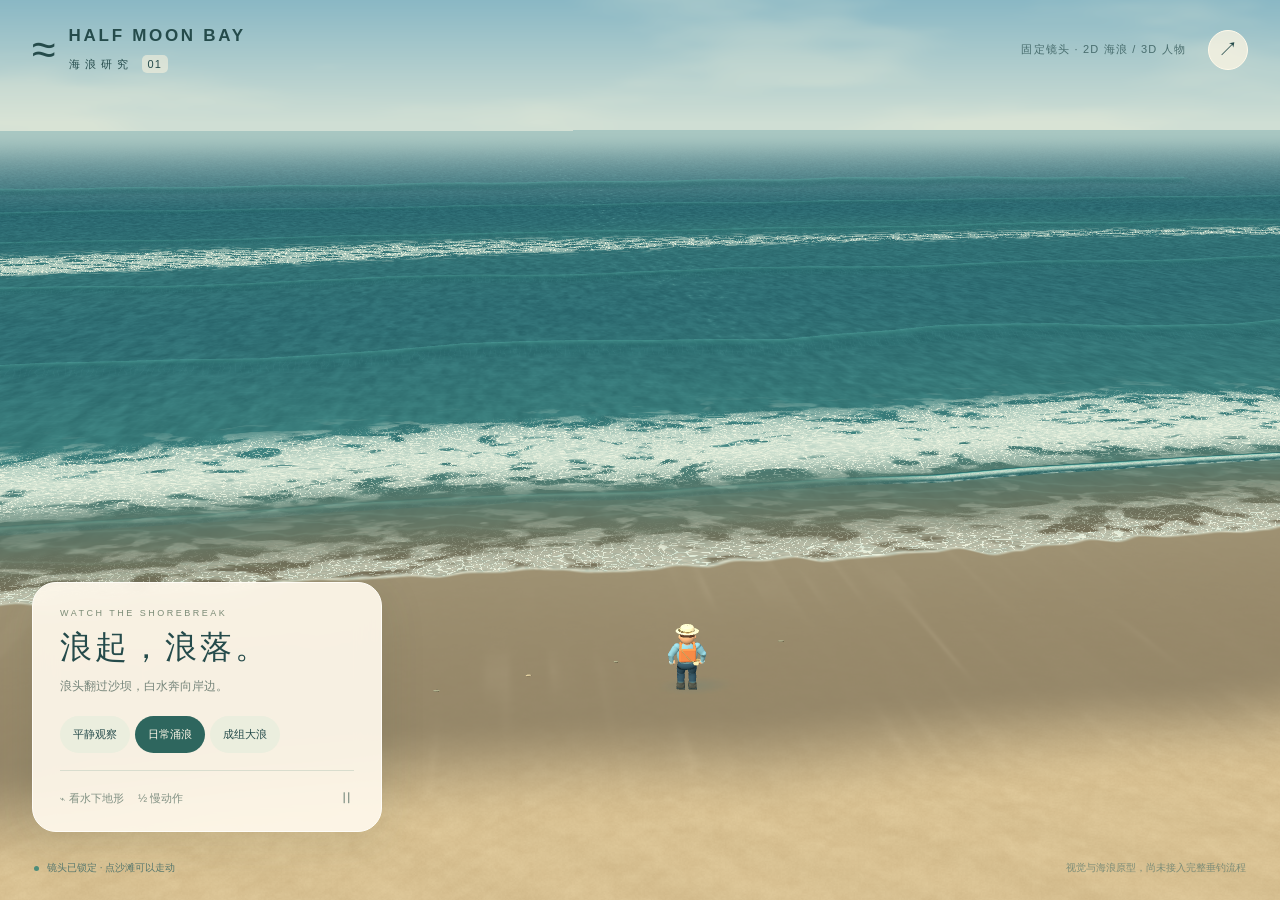
<file: surf-prototype/index.html>
<!doctype html><html lang="zh-CN"><head><meta charset="utf-8"><meta name="viewport" content="width=device-width, initial-scale=1, viewport-fit=cover"><link rel="icon" href="data:image/svg+xml,%3Csvg%20xmlns%3D%22http%3A%2F%2Fwww.w3.org%2F2000%2Fsvg%22%20viewBox%3D%220%200%2032%2032%22%3E%3Crect%20width%3D%2232%22%20height%3D%2232%22%20rx%3D%229%22%20fill%3D%22%23fff4de%22%2F%3E%3Cpath%20d%3D%22M5%2012%20Q10%206%2016%2012%20T27%2012%20M5%2021%20Q10%2015%2016%2021%20T27%2021%22%20fill%3D%22none%22%20stroke%3D%22%23306b62%22%20stroke-width%3D%222.5%22%2F%3E%3C%2Fsvg%3E"><title>Half Moon Bay · 固定镜头海浪原型</title><link rel="stylesheet" href="./style-83cdcd7f2d.css"></head><body>
<main id="stage" aria-label="固定视角海浪原型"></main>
<header><div class="brand"><span class="wave-mark">≈</span><div><b>HALF MOON BAY</b><small>海浪研究 <i>01</i></small></div></div><span class="tag">固定镜头 · 2D 海浪 / 3D 人物</span><button id="clean" class="round" aria-label="隐藏界面">↗</button></header>
<section class="controls"><div class="eyebrow">WATCH THE SHOREBREAK</div><h1>浪起，浪落。</h1><p id="description">浪头翻过沙坝，白水奔向岸边。</p><div class="presets" aria-label="海况"><button data-preset="gentle">平静观察</button><button data-preset="everyday" aria-pressed="true">日常涌浪</button><button data-preset="sets">成组大浪</button></div><div class="tools"><button id="terrain" aria-pressed="false">⌁ 看水下地形</button><button id="slow" aria-pressed="false">½ 慢动作</button><button id="pause" aria-label="暂停">Ⅱ</button></div></section>
<div id="terrain-labels" hidden><span id="bar-label">沙坝 · 浪先破碎</span><span id="trough-label">沟槽 · 浪重新形成</span></div>
<footer><span><i class="status-dot"></i>镜头已锁定 · 点沙滩可以走动</span><small>视觉与海浪原型，尚未接入完整垂钓流程</small></footer><button id="restore" hidden>显示控制</button><div id="loading">海浪正在抵岸…</div>
<script type="module" src="./surf-817443c9b6.js"></script></body></html>
</file>
<file: surf-prototype/style-83cdcd7f2d.css>
*{box-sizing:border-box}html,body{margin:0;width:100%;height:100%;overflow:hidden;font-family:-apple-system,BlinkMacSystemFont,"PingFang SC",sans-serif;color:#254b4b;background:#bed3d3;touch-action:manipulation;user-select:none;-webkit-user-select:none}button{font:inherit;color:inherit;cursor:pointer;border:0;-webkit-tap-highlight-color:transparent}button:focus-visible{outline:3px solid #dca66b;outline-offset:3px}#stage,#stage canvas{position:absolute;inset:0;width:100%;height:100%;touch-action:none}header{position:absolute;inset:26px 32px auto;display:flex;gap:22px;align-items:center;pointer-events:none}.brand{display:flex;align-items:center;gap:13px}.brand b{font-size:17px;font-weight:650;letter-spacing:2.7px}.brand small{display:flex;font-size:11px;letter-spacing:5px;margin-top:9px;align-items:center;gap:9px}.brand i{font-style:normal;letter-spacing:1px;background:#fff5df88;padding:3px 6px;border-radius:5px}.wave-mark{font-size:43px;font-weight:200;line-height:1}.tag{margin-left:auto;font-size:11px;letter-spacing:1.2px;opacity:.72}.round{pointer-events:auto;width:40px;height:40px;border-radius:50%;font-size:20px;background:#fff7e4bb;border:1px solid #fff9e9}.controls{position:absolute;left:32px;bottom:68px;width:350px;padding:25px 27px 20px;background:#fff9ecec;border:1px solid #fffdf7;border-radius:24px;box-shadow:0 10px 45px #434d3420;backdrop-filter:blur(12px)}.eyebrow{font-size:9px;letter-spacing:2.5px;color:#7c8c77}h1{font-family:Georgia,"Songti SC",serif;font-weight:500;font-size:32px;letter-spacing:3px;line-height:1.2;margin:10px 0}p{font-size:12px;line-height:1.8;color:#76857b;margin:10px 0 18px}.presets{display:flex;gap:5px}.presets button{border-radius:30px;font-size:11px;background:#ebeede;padding:11px 13px;white-space:nowrap}.presets button[aria-pressed=true]{background:#2e665e;color:#fff9e9}.tools{display:flex;gap:14px;align-items:center;margin-top:17px;padding-top:15px;border-top:1px solid #d9ddce}.tools button{font-size:11px;padding:3px 0;background:transparent;color:#819184}.tools button[aria-pressed=true]{color:#215f58;font-weight:600}#pause{margin-left:auto;font-size:15px}footer{position:absolute;left:34px;right:34px;bottom:25px;display:flex;align-items:center;justify-content:space-between;gap:12px;font-size:10px;color:#56776d;pointer-events:none}footer span{display:flex;align-items:center;gap:8px}.status-dot{width:5px;height:5px;border-radius:50%;background:#4e8d7a}footer small{font-size:10px;opacity:.7}#loading{position:fixed;inset:0;display:grid;place-items:center;background:#f1eddd;z-index:5;letter-spacing:4px;font-size:14px;transition:opacity .4s}#loading.done{opacity:0;pointer-events:none}#terrain-labels span{position:absolute;padding:7px 12px;background:#fff9e6dd;border-radius:20px;color:#456357;font-size:11px;box-shadow:0 2px 9px #1232;pointer-events:none;transform:translate(-50%,-50%)}#restore{position:absolute;right:22px;bottom:20px;padding:10px 15px;background:#fff8eabb;border-radius:30px;font-size:11px}.clean header,.clean .controls,.clean footer,.clean #terrain-labels{display:none}.clean #restore{display:block}@media(max-width:600px){header{inset:20px 20px auto;gap:12px}.brand b{font-size:12px;letter-spacing:2px}.brand small{font-size:9px}.wave-mark{font-size:33px}.tag{display:none}.round{margin-left:auto;width:36px;height:36px}.controls{left:16px;right:16px;bottom:57px;width:auto;border-radius:22px;padding:18px 20px 14px}.eyebrow{font-size:8px}h1{font-size:23px;margin:7px 0}p{font-size:10px;margin:5px 0 13px}.presets button{flex:1;padding:10px 8px}.tools{padding-top:12px;margin-top:12px}.tools button{font-size:10px}footer{left:22px;right:22px;bottom:20px}footer small{display:none}}

@media(max-width:600px){.controls{padding:15px 18px 13px}.controls h1,.controls p,.controls .eyebrow{display:none}.tools{margin-top:12px}}
</file>
